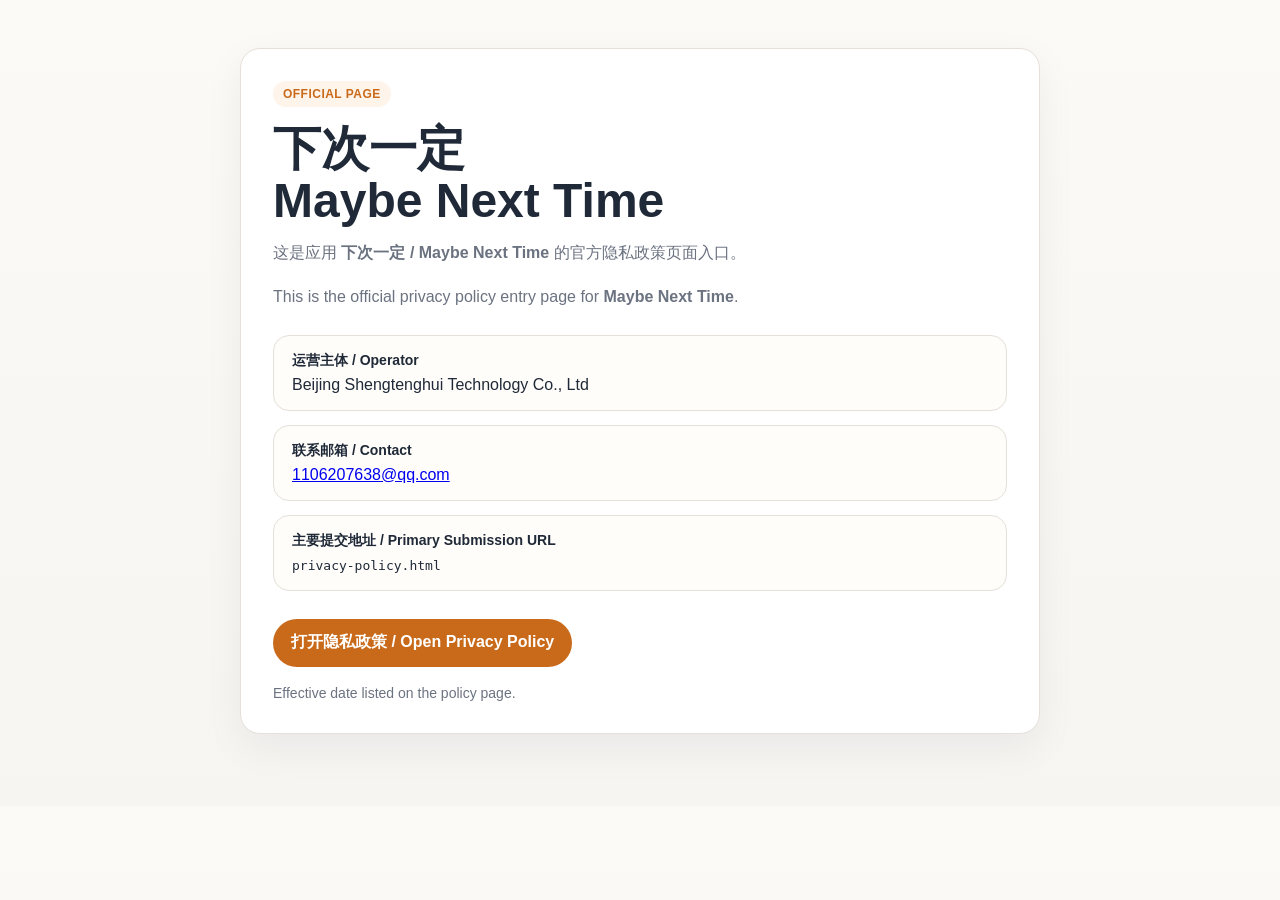
<file: maybe-next-time/index.html>
<!DOCTYPE html>
<html lang="zh-CN">
<head>
  <meta charset="utf-8">
  <meta name="viewport" content="width=device-width, initial-scale=1">
  <title>Maybe Next Time | Privacy Policy</title>
  <style>
    :root {
      color-scheme: light;
      --bg: #f7f5f2;
      --card: #ffffff;
      --line: #e5e0d8;
      --text: #1f2937;
      --muted: #6b7280;
      --accent: #c96a1b;
      --accent-soft: #fff4ea;
    }
    * { box-sizing: border-box; }
    body {
      margin: 0;
      font-family: -apple-system, BlinkMacSystemFont, "Segoe UI", "PingFang SC", "Hiragino Sans GB", "Microsoft YaHei", sans-serif;
      background: linear-gradient(180deg, #fcfaf7 0%, var(--bg) 100%);
      color: var(--text);
    }
    .wrap {
      max-width: 840px;
      margin: 0 auto;
      padding: 48px 20px 72px;
    }
    .card {
      background: var(--card);
      border: 1px solid var(--line);
      border-radius: 20px;
      padding: 32px;
      box-shadow: 0 14px 40px rgba(15, 23, 42, 0.06);
    }
    .eyebrow {
      display: inline-block;
      padding: 6px 10px;
      border-radius: 999px;
      background: var(--accent-soft);
      color: var(--accent);
      font-size: 12px;
      font-weight: 700;
      letter-spacing: 0.04em;
      text-transform: uppercase;
    }
    h1 {
      margin: 16px 0 12px;
      font-size: clamp(32px, 6vw, 48px);
      line-height: 1.08;
    }
    p {
      margin: 0 0 16px;
      font-size: 16px;
      line-height: 1.75;
      color: var(--muted);
    }
    .grid {
      display: grid;
      gap: 14px;
      margin: 24px 0 28px;
    }
    .item {
      padding: 16px 18px;
      border-radius: 16px;
      border: 1px solid var(--line);
      background: #fffdfa;
    }
    .item strong {
      display: block;
      margin-bottom: 6px;
      color: var(--text);
      font-size: 14px;
    }
    .cta {
      display: inline-flex;
      align-items: center;
      justify-content: center;
      gap: 8px;
      min-height: 48px;
      padding: 0 18px;
      border-radius: 999px;
      background: var(--accent);
      color: #fff;
      text-decoration: none;
      font-weight: 700;
    }
    .foot {
      margin-top: 18px;
      font-size: 14px;
      color: var(--muted);
    }
  </style>
</head>
<body>
  <main class="wrap">
    <section class="card">
      <span class="eyebrow">Official Page</span>
      <h1>下次一定<br>Maybe Next Time</h1>
      <p>这是应用 <strong>下次一定 / Maybe Next Time</strong> 的官方隐私政策页面入口。</p>
      <p>This is the official privacy policy entry page for <strong>Maybe Next Time</strong>.</p>
      <div class="grid">
        <div class="item">
          <strong>运营主体 / Operator</strong>
          Beijing Shengtenghui Technology Co., Ltd
        </div>
        <div class="item">
          <strong>联系邮箱 / Contact</strong>
          <a href="mailto:1106207638@qq.com">1106207638@qq.com</a>
        </div>
        <div class="item">
          <strong>主要提交地址 / Primary Submission URL</strong>
          <code>privacy-policy.html</code>
        </div>
      </div>
      <a class="cta" href="./privacy-policy.html">打开隐私政策 / Open Privacy Policy</a>
      <div class="foot">Effective date listed on the policy page.</div>
    </section>
  </main>
</body>
</html>
</file>
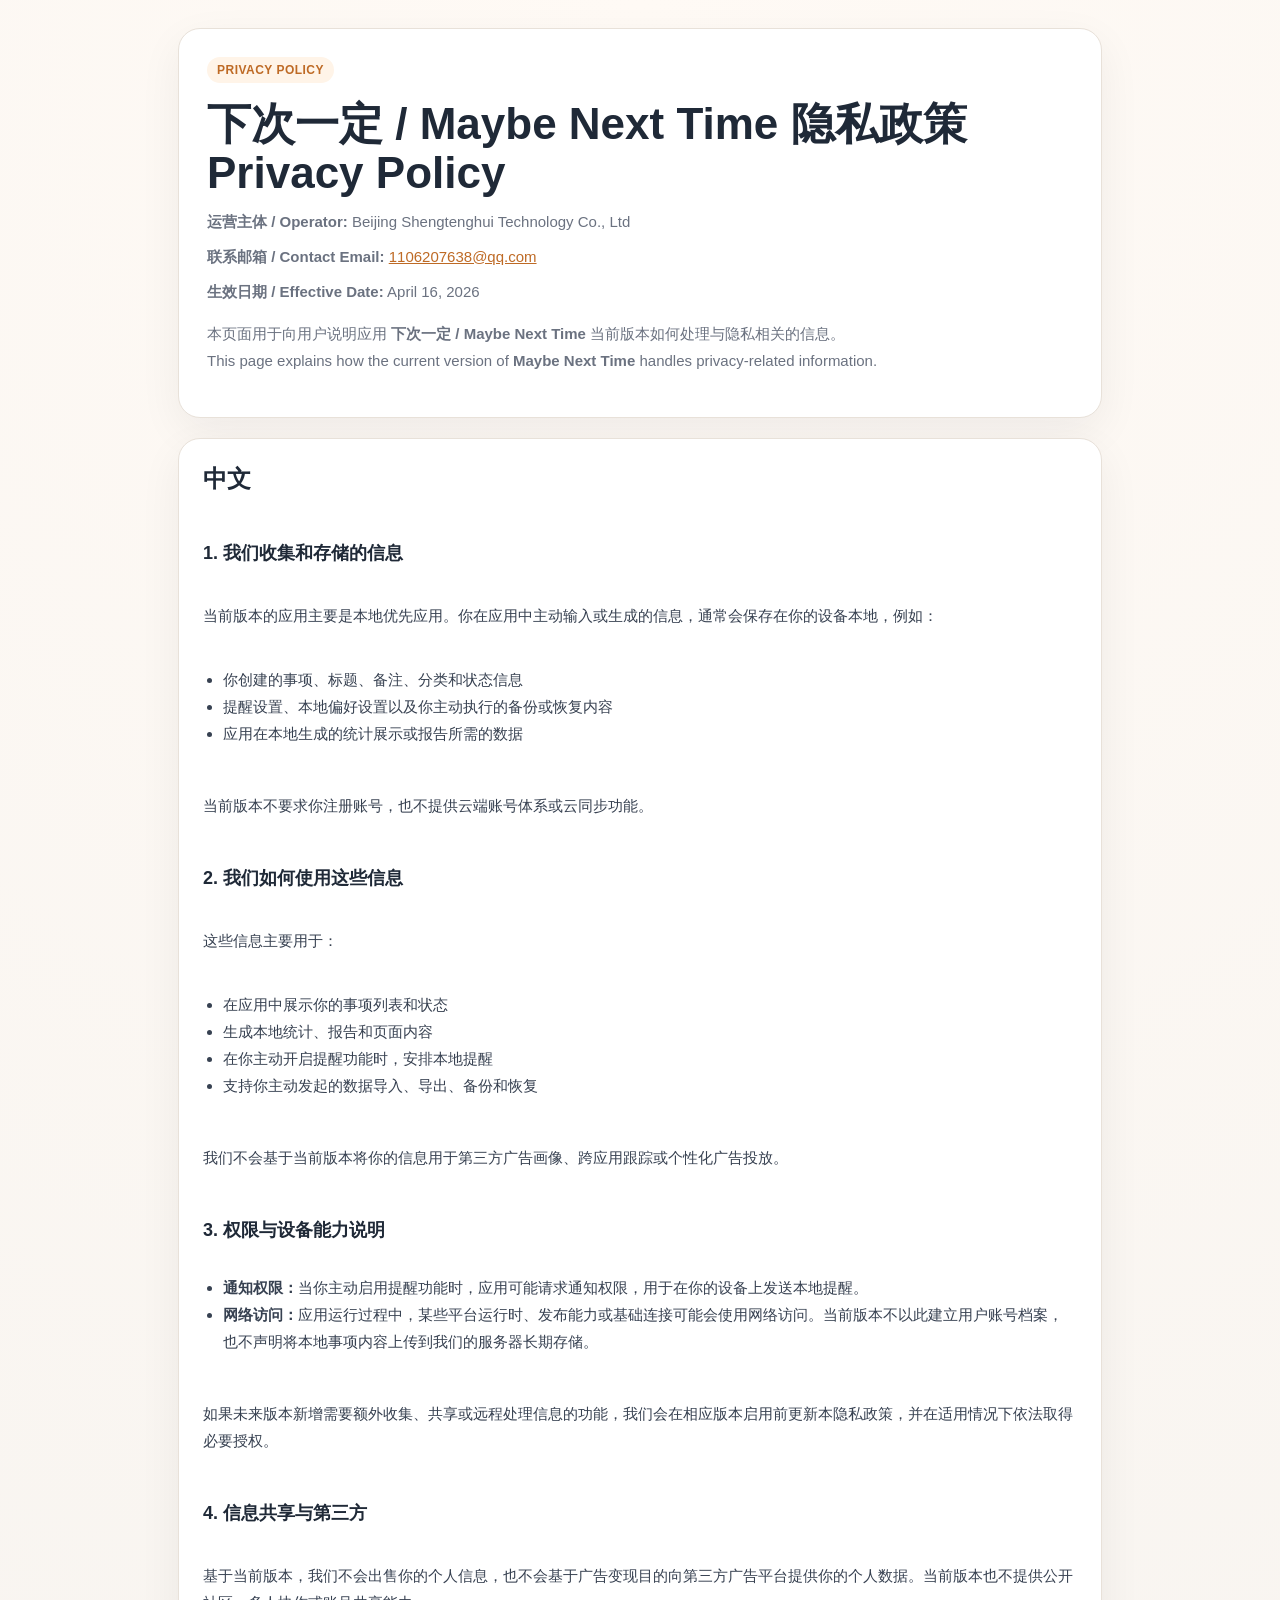
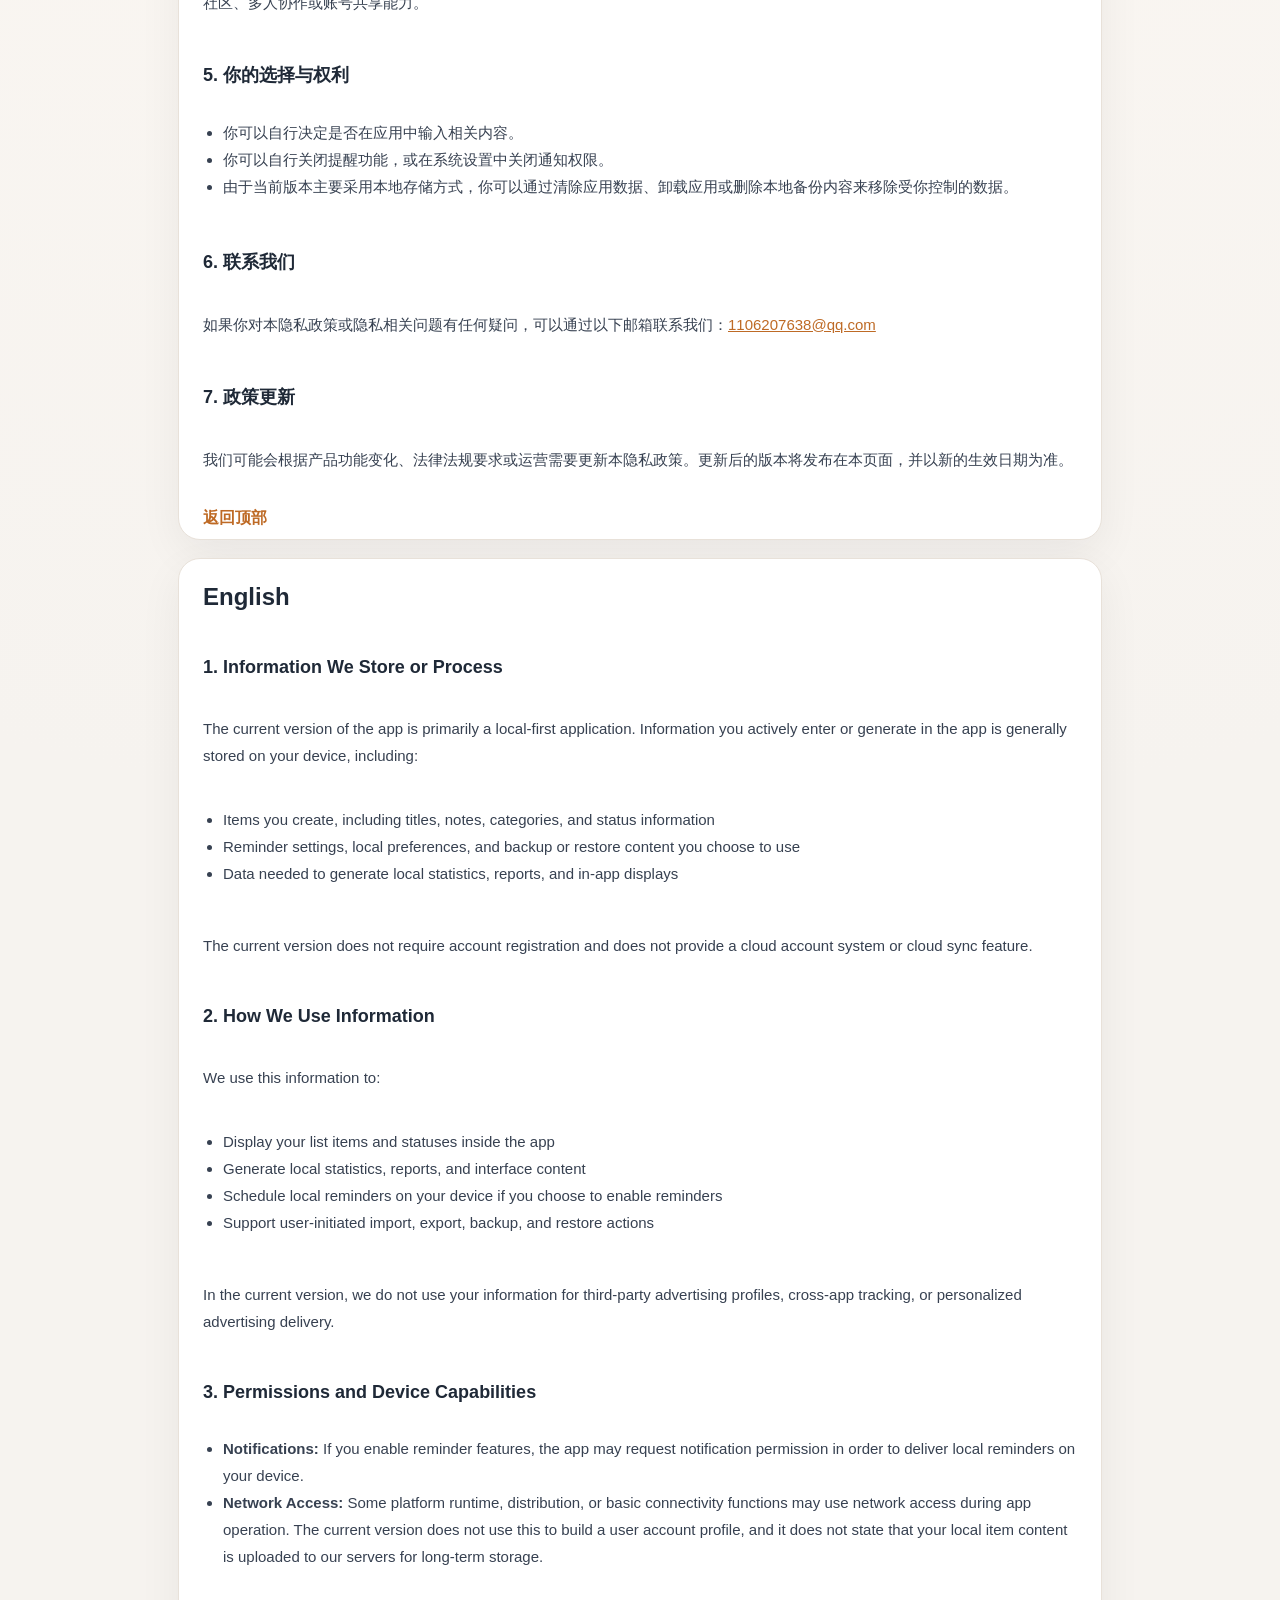
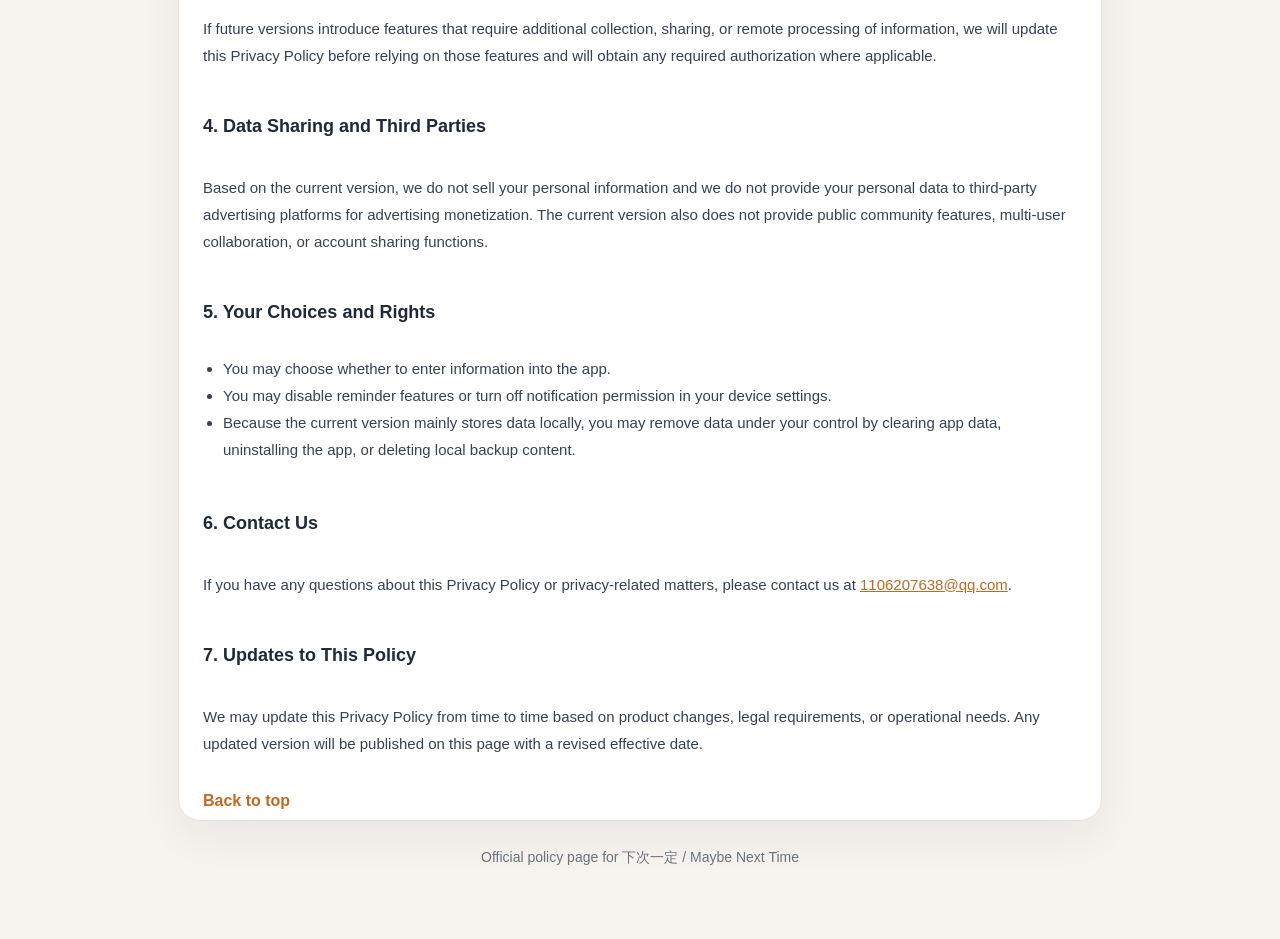
<file: maybe-next-time/privacy-policy.html>
<!DOCTYPE html>
<html lang="zh-CN">
<head>
  <meta charset="utf-8">
  <meta name="viewport" content="width=device-width, initial-scale=1">
  <title>下次一定 / Maybe Next Time - Privacy Policy</title>
  <meta name="description" content="Privacy Policy for Maybe Next Time.">
  <style>
    :root {
      color-scheme: light;
      --bg: #f6f3ef;
      --paper: #ffffff;
      --line: #e8e1d9;
      --title: #1f2937;
      --text: #374151;
      --muted: #6b7280;
      --accent: #be6a25;
      --accent-soft: #fff4e8;
    }
    * { box-sizing: border-box; }
    html { scroll-behavior: smooth; }
    body {
      margin: 0;
      font-family: -apple-system, BlinkMacSystemFont, "Segoe UI", "PingFang SC", "Hiragino Sans GB", "Microsoft YaHei", sans-serif;
      color: var(--text);
      background: radial-gradient(circle at top, #fffaf5 0%, var(--bg) 58%);
    }
    .wrap {
      max-width: 960px;
      margin: 0 auto;
      padding: 28px 18px 72px;
    }
    .hero,
    .section {
      background: var(--paper);
      border: 1px solid var(--line);
      border-radius: 22px;
      box-shadow: 0 14px 44px rgba(15, 23, 42, 0.06);
    }
    .hero {
      padding: 28px;
      margin-bottom: 20px;
    }
    .section {
      padding: 24px 24px 10px;
      margin-bottom: 18px;
    }
    .badge {
      display: inline-flex;
      align-items: center;
      padding: 6px 10px;
      border-radius: 999px;
      background: var(--accent-soft);
      color: var(--accent);
      font-size: 12px;
      font-weight: 700;
      letter-spacing: 0.04em;
      text-transform: uppercase;
    }
    h1 {
      margin: 16px 0 10px;
      color: var(--title);
      font-size: clamp(28px, 5vw, 44px);
      line-height: 1.12;
    }
    h2 {
      margin: 0 0 14px;
      color: var(--title);
      font-size: 24px;
    }
    h3 {
      margin: 20px 0 10px;
      color: var(--title);
      font-size: 18px;
    }
    p, li {
      font-size: 15px;
      line-height: 1.8;
      color: var(--text);
    }
    p.meta {
      color: var(--muted);
      margin: 0 0 8px;
    }
    ul {
      margin: 10px 0 18px 20px;
      padding: 0;
    }
    .lang {
      display: grid;
      gap: 12px;
    }
    .subtle {
      color: var(--muted);
    }
    .toplink {
      display: inline-flex;
      align-items: center;
      margin-top: 8px;
      color: var(--accent);
      text-decoration: none;
      font-weight: 600;
    }
    .footer {
      text-align: center;
      color: var(--muted);
      font-size: 14px;
      padding-top: 10px;
    }
    code {
      padding: 2px 6px;
      border-radius: 6px;
      background: #f5f1eb;
      font-family: ui-monospace, SFMono-Regular, Menlo, Consolas, monospace;
      font-size: 0.92em;
    }
    a { color: var(--accent); }
  </style>
</head>
<body>
  <main class="wrap" id="top">
    <section class="hero">
      <span class="badge">Privacy Policy</span>
      <h1>下次一定 / Maybe Next Time 隐私政策<br>Privacy Policy</h1>
      <p class="meta"><strong>运营主体 / Operator:</strong> Beijing Shengtenghui Technology Co., Ltd</p>
      <p class="meta"><strong>联系邮箱 / Contact Email:</strong> <a href="mailto:1106207638@qq.com">1106207638@qq.com</a></p>
      <p class="meta"><strong>生效日期 / Effective Date:</strong> April 16, 2026</p>
      <p class="subtle">本页面用于向用户说明应用 <strong>下次一定 / Maybe Next Time</strong> 当前版本如何处理与隐私相关的信息。<br>This page explains how the current version of <strong>Maybe Next Time</strong> handles privacy-related information.</p>
    </section>

    <section class="section lang">
      <h2>中文</h2>

      <h3>1. 我们收集和存储的信息</h3>
      <p>当前版本的应用主要是本地优先应用。你在应用中主动输入或生成的信息，通常会保存在你的设备本地，例如：</p>
      <ul>
        <li>你创建的事项、标题、备注、分类和状态信息</li>
        <li>提醒设置、本地偏好设置以及你主动执行的备份或恢复内容</li>
        <li>应用在本地生成的统计展示或报告所需的数据</li>
      </ul>
      <p>当前版本不要求你注册账号，也不提供云端账号体系或云同步功能。</p>

      <h3>2. 我们如何使用这些信息</h3>
      <p>这些信息主要用于：</p>
      <ul>
        <li>在应用中展示你的事项列表和状态</li>
        <li>生成本地统计、报告和页面内容</li>
        <li>在你主动开启提醒功能时，安排本地提醒</li>
        <li>支持你主动发起的数据导入、导出、备份和恢复</li>
      </ul>
      <p>我们不会基于当前版本将你的信息用于第三方广告画像、跨应用跟踪或个性化广告投放。</p>

      <h3>3. 权限与设备能力说明</h3>
      <ul>
        <li><strong>通知权限：</strong>当你主动启用提醒功能时，应用可能请求通知权限，用于在你的设备上发送本地提醒。</li>
        <li><strong>网络访问：</strong>应用运行过程中，某些平台运行时、发布能力或基础连接可能会使用网络访问。当前版本不以此建立用户账号档案，也不声明将本地事项内容上传到我们的服务器长期存储。</li>
      </ul>
      <p>如果未来版本新增需要额外收集、共享或远程处理信息的功能，我们会在相应版本启用前更新本隐私政策，并在适用情况下依法取得必要授权。</p>

      <h3>4. 信息共享与第三方</h3>
      <p>基于当前版本，我们不会出售你的个人信息，也不会基于广告变现目的向第三方广告平台提供你的个人数据。当前版本也不提供公开社区、多人协作或账号共享能力。</p>

      <h3>5. 你的选择与权利</h3>
      <ul>
        <li>你可以自行决定是否在应用中输入相关内容。</li>
        <li>你可以自行关闭提醒功能，或在系统设置中关闭通知权限。</li>
        <li>由于当前版本主要采用本地存储方式，你可以通过清除应用数据、卸载应用或删除本地备份内容来移除受你控制的数据。</li>
      </ul>

      <h3>6. 联系我们</h3>
      <p>如果你对本隐私政策或隐私相关问题有任何疑问，可以通过以下邮箱联系我们：<a href="mailto:1106207638@qq.com">1106207638@qq.com</a></p>

      <h3>7. 政策更新</h3>
      <p>我们可能会根据产品功能变化、法律法规要求或运营需要更新本隐私政策。更新后的版本将发布在本页面，并以新的生效日期为准。</p>
      <a class="toplink" href="#top">返回顶部</a>
    </section>

    <section class="section lang">
      <h2>English</h2>

      <h3>1. Information We Store or Process</h3>
      <p>The current version of the app is primarily a local-first application. Information you actively enter or generate in the app is generally stored on your device, including:</p>
      <ul>
        <li>Items you create, including titles, notes, categories, and status information</li>
        <li>Reminder settings, local preferences, and backup or restore content you choose to use</li>
        <li>Data needed to generate local statistics, reports, and in-app displays</li>
      </ul>
      <p>The current version does not require account registration and does not provide a cloud account system or cloud sync feature.</p>

      <h3>2. How We Use Information</h3>
      <p>We use this information to:</p>
      <ul>
        <li>Display your list items and statuses inside the app</li>
        <li>Generate local statistics, reports, and interface content</li>
        <li>Schedule local reminders on your device if you choose to enable reminders</li>
        <li>Support user-initiated import, export, backup, and restore actions</li>
      </ul>
      <p>In the current version, we do not use your information for third-party advertising profiles, cross-app tracking, or personalized advertising delivery.</p>

      <h3>3. Permissions and Device Capabilities</h3>
      <ul>
        <li><strong>Notifications:</strong> If you enable reminder features, the app may request notification permission in order to deliver local reminders on your device.</li>
        <li><strong>Network Access:</strong> Some platform runtime, distribution, or basic connectivity functions may use network access during app operation. The current version does not use this to build a user account profile, and it does not state that your local item content is uploaded to our servers for long-term storage.</li>
      </ul>
      <p>If future versions introduce features that require additional collection, sharing, or remote processing of information, we will update this Privacy Policy before relying on those features and will obtain any required authorization where applicable.</p>

      <h3>4. Data Sharing and Third Parties</h3>
      <p>Based on the current version, we do not sell your personal information and we do not provide your personal data to third-party advertising platforms for advertising monetization. The current version also does not provide public community features, multi-user collaboration, or account sharing functions.</p>

      <h3>5. Your Choices and Rights</h3>
      <ul>
        <li>You may choose whether to enter information into the app.</li>
        <li>You may disable reminder features or turn off notification permission in your device settings.</li>
        <li>Because the current version mainly stores data locally, you may remove data under your control by clearing app data, uninstalling the app, or deleting local backup content.</li>
      </ul>

      <h3>6. Contact Us</h3>
      <p>If you have any questions about this Privacy Policy or privacy-related matters, please contact us at <a href="mailto:1106207638@qq.com">1106207638@qq.com</a>.</p>

      <h3>7. Updates to This Policy</h3>
      <p>We may update this Privacy Policy from time to time based on product changes, legal requirements, or operational needs. Any updated version will be published on this page with a revised effective date.</p>
      <a class="toplink" href="#top">Back to top</a>
    </section>

    <div class="footer">Official policy page for 下次一定 / Maybe Next Time</div>
  </main>
</body>
</html>
</file>
